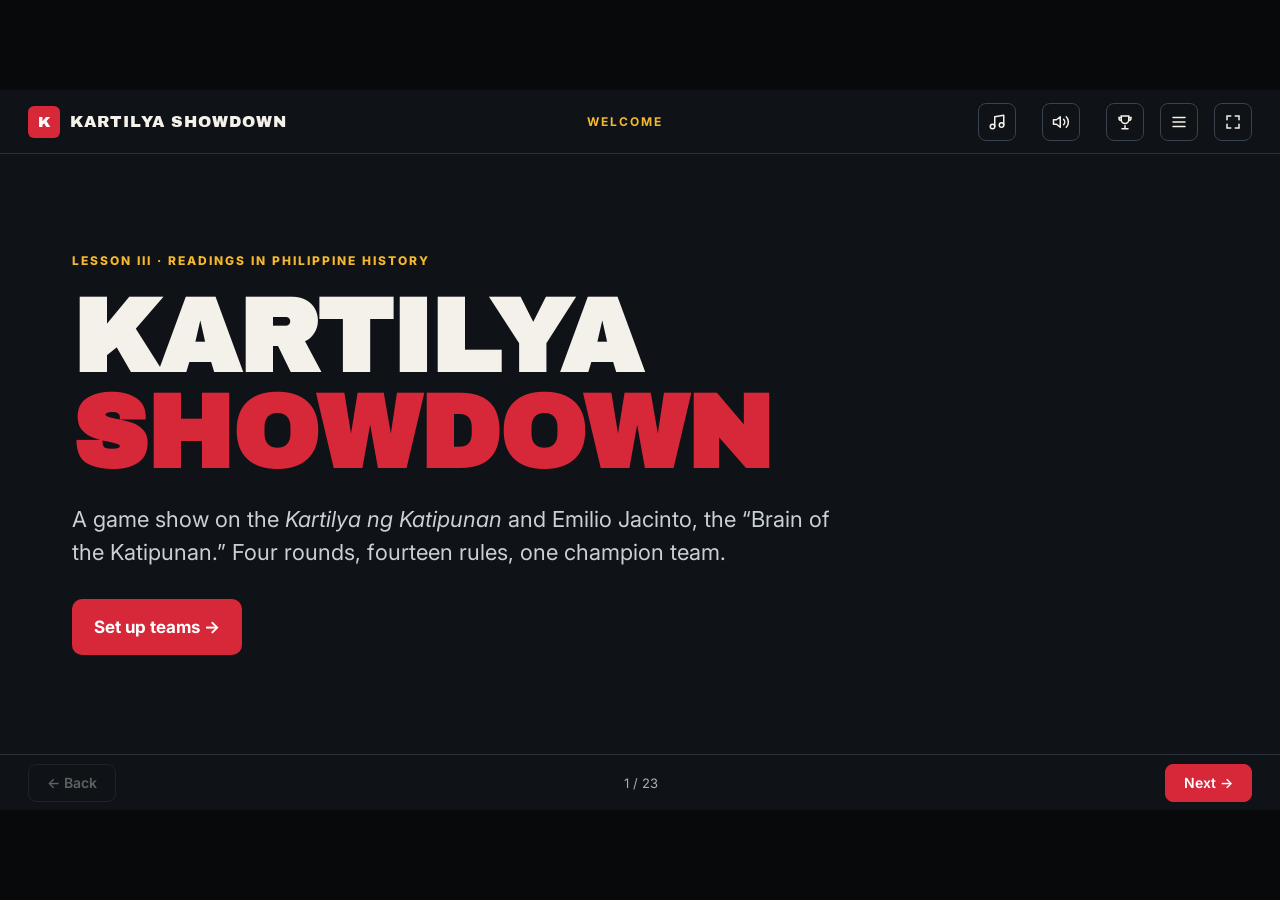
<file: index.html>
<!DOCTYPE html>
<html lang="en">
<head>
<meta charset="utf-8">
<meta name="viewport" content="width=device-width, initial-scale=1">
<title>Kartilya Showdown</title>
<link rel="preconnect" href="https://fonts.googleapis.com">
<link href="https://fonts.googleapis.com/css2?family=Archivo+Black&family=Inter:wght@400;500;600;700;800&display=swap" rel="stylesheet">
<link rel="stylesheet" href="rph.css">
</head>
<body>
<div id="stage">
  <header id="hdr">
    <div class="logo"><div class="k">K</div><span>KARTILYA SHOWDOWN</span></div>
    <div id="sec"></div>
    <div id="pills"></div>
    <div class="sound-control"><button class="icon-btn" id="bMusic" aria-label="Toggle music" title="Music (M)"><svg width="18" height="18" viewBox="0 0 24 24" fill="none" stroke="currentColor" stroke-width="2" stroke-linecap="round" stroke-linejoin="round" aria-hidden="true"><path d="M9 18V5l12-2v13"/><circle cx="6" cy="18" r="3"/><circle cx="18" cy="16" r="3"/></svg></button><input class="volume-slider" id="musicVolume" type="range" min="0" max="1" step="0.01" value="0.35" aria-label="Music volume" title="Music volume"></div>
    <div class="sound-control"><button class="icon-btn" id="bSfx" aria-label="Toggle sound effects" title="Sound effects (S)"><svg width="18" height="18" viewBox="0 0 24 24" fill="none" stroke="currentColor" stroke-width="2" stroke-linecap="round" stroke-linejoin="round" aria-hidden="true"><path d="M11 5L6 9H2v6h4l5 4V5z"/><path d="M15.5 8.5a5 5 0 0 1 0 7M19 5a10 10 0 0 1 0 14"/></svg></button><input class="volume-slider" id="sfxVolume" type="range" min="0" max="1" step="0.01" value="0.5" aria-label="Sound effects volume" title="Sound effects volume"></div>
    <button class="icon-btn" id="bScores" aria-label="Scoreboard" title="Scoreboard"><svg width="18" height="18" viewBox="0 0 24 24" fill="none" stroke="currentColor" stroke-width="2" stroke-linecap="round" aria-hidden="true"><path d="M8 21h8M12 17v4M7 4h10v5a5 5 0 0 1-10 0V4zM7 6H4v1a3 3 0 0 0 3 3M17 6h3v1a3 3 0 0 1-3 3"/></svg></button>
    <button class="icon-btn" id="bMenu" aria-label="Jump to section" title="Jump to section"><svg width="18" height="18" viewBox="0 0 24 24" fill="none" stroke="currentColor" stroke-width="2" stroke-linecap="round" aria-hidden="true"><path d="M4 6h16M4 12h16M4 18h16"/></svg></button>
    <button class="icon-btn" id="bFull" aria-label="Fullscreen" title="Fullscreen (F)"><svg width="18" height="18" viewBox="0 0 24 24" fill="none" stroke="currentColor" stroke-width="2" stroke-linecap="round" aria-hidden="true"><path d="M4 9V4h5M20 9V4h-5M4 15v5h5M20 15v5h-5"/></svg></button>
  </header>
  <main id="main"></main>
  <footer id="ftr">
    <button class="nav" id="bPrev">← Back</button>
    <span id="prog"></span>
    <button class="nav next" id="bNext">Next →</button>
  </footer>
  <div id="toast"></div>
</div>
<script src="rph-sound.js"></script>
<script src="rph.js"></script>
</body>
</html>
</file>
<file: rph.css>
:root{
  --bg:#0F1216;--panel:#1A1F26;--panel2:#232A33;--line:#2A313B;--line2:#3A424D;
  --text:#F4F1EA;--muted:#A7B0BC;--soft:#C9D0D8;
  --red:#D62839;--gold:#F5B82E;--green:#3E9B5F;--yellow:#E2A721;--gray:#3A414B;
  --paper:#F4F1EA;--ink:#1A1712;--ink2:#4A4336;--crimson:#B51F2E;
  --disp:'Archivo Black',Impact,sans-serif;--body:Inter,system-ui,sans-serif;
}
*{box-sizing:border-box}
html,body{margin:0;height:100%;background:#07090B;overflow:hidden}
#stage{position:absolute;left:50%;top:50%;width:1280px;height:720px;background:var(--bg);color:var(--text);font-family:var(--body);display:flex;flex-direction:column;transform-origin:center center;overflow:hidden}
button{font-family:var(--body);cursor:pointer}
button:focus-visible{outline:3px solid var(--gold);outline-offset:2px}
.disp{font-family:var(--disp)}
.muted{color:var(--muted)}.small{font-size:13px}
/* header */
#hdr{height:64px;flex:none;display:flex;align-items:center;gap:16px;padding:0 28px;border-bottom:1px solid var(--line)}
.logo{display:flex;align-items:center;gap:10px;flex:none}
.logo .k{width:32px;height:32px;border-radius:6px;background:var(--red);display:flex;align-items:center;justify-content:center;font-family:var(--disp);font-size:15px;color:#fff}
.logo span{font-family:var(--disp);font-size:16px;letter-spacing:1px}
#sec{flex:1;text-align:center;font-size:12px;font-weight:700;letter-spacing:2px;text-transform:uppercase;color:var(--gold);white-space:nowrap;overflow:hidden;text-overflow:ellipsis}
#pills{display:flex;gap:6px;flex-wrap:nowrap;max-width:520px;overflow:hidden}
.pill{display:flex;align-items:center;gap:6px;padding:5px 11px;border-radius:999px;background:var(--panel2);border:0;color:var(--text);font-size:12px;font-weight:600;white-space:nowrap}
.pill i{width:9px;height:9px;border-radius:50%;background:var(--c);display:inline-block}
.pill b{font-family:var(--disp);font-weight:400;font-size:13px}
.icon-btn{width:38px;height:38px;border-radius:8px;border:1px solid var(--line2);background:transparent;color:var(--text);display:flex;align-items:center;justify-content:center;flex:none}
.icon-btn:hover{background:var(--panel2)}
.sound-control{display:flex;align-items:center;gap:6px;flex:none}
.volume-slider{width:0;opacity:0;pointer-events:none;accent-color:var(--gold);cursor:pointer;transition:width .2s ease,opacity .2s ease}
.sound-control:hover .volume-slider,.sound-control:focus-within .volume-slider{width:64px;opacity:1;pointer-events:auto}
.volume-slider:focus-visible{outline:2px solid var(--gold);outline-offset:2px}
/* main + footer */
#main{flex:1;position:relative;overflow:hidden}
#ftr{height:56px;flex:none;display:flex;align-items:center;justify-content:space-between;padding:0 28px;border-top:1px solid var(--line)}
#prog{font-size:13px;color:var(--muted)}
.nav{height:38px;padding:0 18px;border-radius:8px;border:1px solid var(--line2);background:transparent;color:var(--text);font-weight:600;font-size:14px}
.nav:hover{background:var(--panel2)}
.nav.next{background:var(--red);border-color:var(--red);color:#fff}
.nav:disabled{opacity:.35;cursor:default}
/* generic */
.screen{position:absolute;inset:0;padding:28px 40px;display:flex;flex-direction:column}
.screen.enter{animation:fade .25s ease}
@keyframes fade{from{opacity:0;transform:translateY(6px)}to{opacity:1;transform:none}}
.panel{background:var(--panel);border:1px solid var(--line);border-radius:16px}
.paper{background:var(--paper);color:var(--ink);border-radius:16px}
.btn{height:48px;padding:0 22px;border-radius:10px;border:0;background:var(--red);color:#fff;font-weight:700;font-size:15px}
.btn:hover{filter:brightness(1.08)}
.btn.ghost{background:transparent;border:1px solid var(--line2);color:var(--text);font-weight:600}
.btn.ghost:hover{background:var(--panel2);filter:none}
.btn.light{background:var(--paper);color:var(--bg)}
.btn.sm{height:40px;padding:0 16px;font-size:14px}
.btn:disabled{opacity:.4;cursor:default;filter:none}
.eyebrow{font-size:12px;font-weight:800;letter-spacing:2px;text-transform:uppercase;color:var(--gold)}
.chip{display:inline-block;padding:5px 12px;border-radius:999px;background:var(--ink);color:var(--paper);font-size:11px;font-weight:800;letter-spacing:1px;text-transform:uppercase}
.chip.good{background:#1E4D8C;color:#fff}.chip.others{background:#8A1C28;color:#fff}
.row{display:flex;gap:12px;align-items:center}
/* award */
.award{display:flex;flex-wrap:wrap;align-items:center;gap:8px}
.award .lbl{font-size:12px;font-weight:800;letter-spacing:1.5px;text-transform:uppercase;color:var(--muted);margin-right:4px}
.paper .award .lbl{color:var(--ink2)}
.stepper{display:flex;align-items:center;gap:6px;margin-right:6px}
.stepper b{font-family:var(--disp);font-weight:400;font-size:18px;min-width:22px;text-align:center}
.mini{width:30px;height:30px;border-radius:6px;border:1px solid var(--line2);background:transparent;color:inherit;font-size:16px;font-weight:700}
.paper .mini{border-color:#CFC7B6}
.tbtn{height:34px;padding:0 12px;border-radius:8px;border:2px solid var(--c);background:transparent;color:inherit;font-weight:700;font-size:13px}
.tbtn:hover{background:var(--c);color:#fff}
/* toast */
#toast{position:absolute;left:50%;bottom:72px;transform:translateX(-50%) translateY(20px);background:var(--gold);color:var(--bg);font-weight:800;padding:10px 18px;border-radius:999px;opacity:0;transition:.25s;pointer-events:none;z-index:50}
#toast.on{opacity:1;transform:translateX(-50%)}
/* overlay */
.ov{position:absolute;inset:0;background:rgba(7,9,11,.78);display:flex;align-items:center;justify-content:center;z-index:40;animation:fade .2s}
.ov .box{width:620px;max-height:600px;overflow:auto;padding:28px}
/* 4p1w */
.pics{display:grid;grid-template-columns:repeat(2,minmax(0,1fr));gap:12px;width:520px;flex:none}
.pic{height:256px;border-radius:14px;background:linear-gradient(#232A33,#1A1F26);border:1px solid var(--line);display:flex;align-items:center;justify-content:center;font-size:120px;overflow:hidden}
.pic img{width:100%;height:100%;object-fit:cover}
.slots{display:flex;gap:6px;flex-wrap:nowrap}
.slot{border-radius:8px;border:2px solid var(--line2);display:flex;align-items:center;justify-content:center;font-family:var(--disp);color:var(--bg);background:transparent;padding:0}
.slot.f{background:var(--paper);border-color:var(--paper)}
.slot.l{background:var(--gold);border-color:var(--gold)}
.slot.ok{background:var(--green);border-color:var(--green);color:#fff}
.slots.bad .slot{background:var(--red);border-color:var(--red);color:#fff}
.slots.bad{animation:shake .4s}
@keyframes shake{25%{transform:translateX(-8px)}50%{transform:translateX(8px)}75%{transform:translateX(-4px)}}
.bank{display:grid;gap:8px}
.lt{height:52px;border-radius:8px;border:0;background:#3A434F;color:var(--text);font-family:var(--disp);font-size:22px}
.lt:hover{background:#4A5562}
.lt.u{visibility:hidden}
/* wordle */
.wgrid{display:flex;flex-direction:column;gap:6px}
.wrow{display:flex;gap:6px}
.wt{width:54px;height:54px;border-radius:6px;border:2px solid var(--line);display:flex;align-items:center;justify-content:center;font-family:var(--disp);font-size:26px}
.wt.t{border-color:#7D8794}
.wt.g{background:var(--green);border-color:var(--green);color:#fff}
.wt.y{background:var(--yellow);border-color:var(--yellow);color:var(--bg)}
.wt.x{background:var(--gray);border-color:var(--gray);color:#fff}
.wrow.bad{animation:shake .4s}
.kb{display:flex;flex-direction:column;gap:6px;align-items:center}
.kr{display:flex;gap:5px}
.key{width:42px;height:46px;border:0;border-radius:6px;background:#4A535E;color:var(--text);font-weight:800;font-size:15px}
.key.w{width:72px;font-size:12px}
.key.g{background:var(--green);color:#fff}.key.y{background:var(--yellow);color:var(--bg)}.key.x{background:#232A33;color:#5B6470}
.blank{display:inline-block;min-width:96px;border-bottom:3px solid var(--gold);height:1em;vertical-align:baseline}
.hl{color:var(--crimson);font-weight:800}
/* scenario */
.opts{display:grid;grid-template-columns:repeat(2,minmax(0,1fr));gap:12px}
.opt{display:flex;gap:16px;align-items:center;text-align:left;padding:14px 18px;border-radius:14px;border:2px solid var(--line);background:var(--panel);color:var(--text);min-height:78px}
.opt:hover{border-color:var(--line2);background:var(--panel2)}
.opt .lt2{width:44px;height:44px;flex:none;border-radius:10px;background:var(--gold);color:var(--bg);font-family:var(--disp);font-size:20px;display:flex;align-items:center;justify-content:center}
.opt strong{font-size:15.5px;font-weight:600;line-height:1.38;display:block}
.opt small.rn{font-size:11px;font-weight:800;letter-spacing:1.5px;text-transform:uppercase;color:var(--gold);display:block;margin-bottom:3px}
.opt.p{border-color:var(--gold)}
.opt.ok{border-color:var(--green);background:#16301F}
.opt.no{border-color:var(--red);background:#3A161B}
.opt.dim{opacity:.45}
/* sort */
.bin{flex:1;border-radius:14px;padding:14px 16px;display:flex;flex-direction:column;gap:10px;min-height:120px}
.bin .chips{display:flex;flex-wrap:wrap;gap:6px}
.rchip{width:38px;height:38px;border-radius:8px;background:rgba(255,255,255,.16);display:flex;align-items:center;justify-content:center;font-family:var(--disp);font-size:16px;animation:fade .3s}
.sortbtn{flex:1;height:80px;border-radius:14px;border:0;font-size:19px;font-weight:800;color:#fff;padding:0 16px}
/* lesson table */
.rtab{display:grid;grid-template-columns:repeat(2,minmax(0,1fr));gap:18px;flex:1;min-height:0}
.rcol{border-radius:14px;padding:16px 20px;display:flex;flex-direction:column;gap:11px}
.rr{display:flex;gap:10px;font-size:16.5px;line-height:1.38}
.rr b{font-family:var(--disp);font-weight:400;min-width:22px;color:var(--gold)}
/* teams */
.tcard{display:flex;align-items:center;gap:10px;padding:10px 12px;border-radius:12px;background:var(--panel2)}
.tcard input{flex:1;background:transparent;border:0;color:var(--text);font:600 17px var(--body);min-width:0}
.tcard input:focus{outline:none;border-bottom:2px solid var(--gold)}
.sw{width:18px;height:18px;border-radius:50%;flex:none}
.field{height:50px;border-radius:10px;border:1px solid var(--line2);background:var(--panel2);color:var(--text);font:600 17px var(--body);padding:0 16px;flex:1}
.field:focus{outline:2px solid var(--gold)}

/* muted music / sound buttons */
.icon-btn.off{opacity:.45;position:relative}
.icon-btn.off::after{content:'';position:absolute;width:24px;height:2px;background:var(--red);transform:rotate(-45deg);border-radius:2px}
</file>
